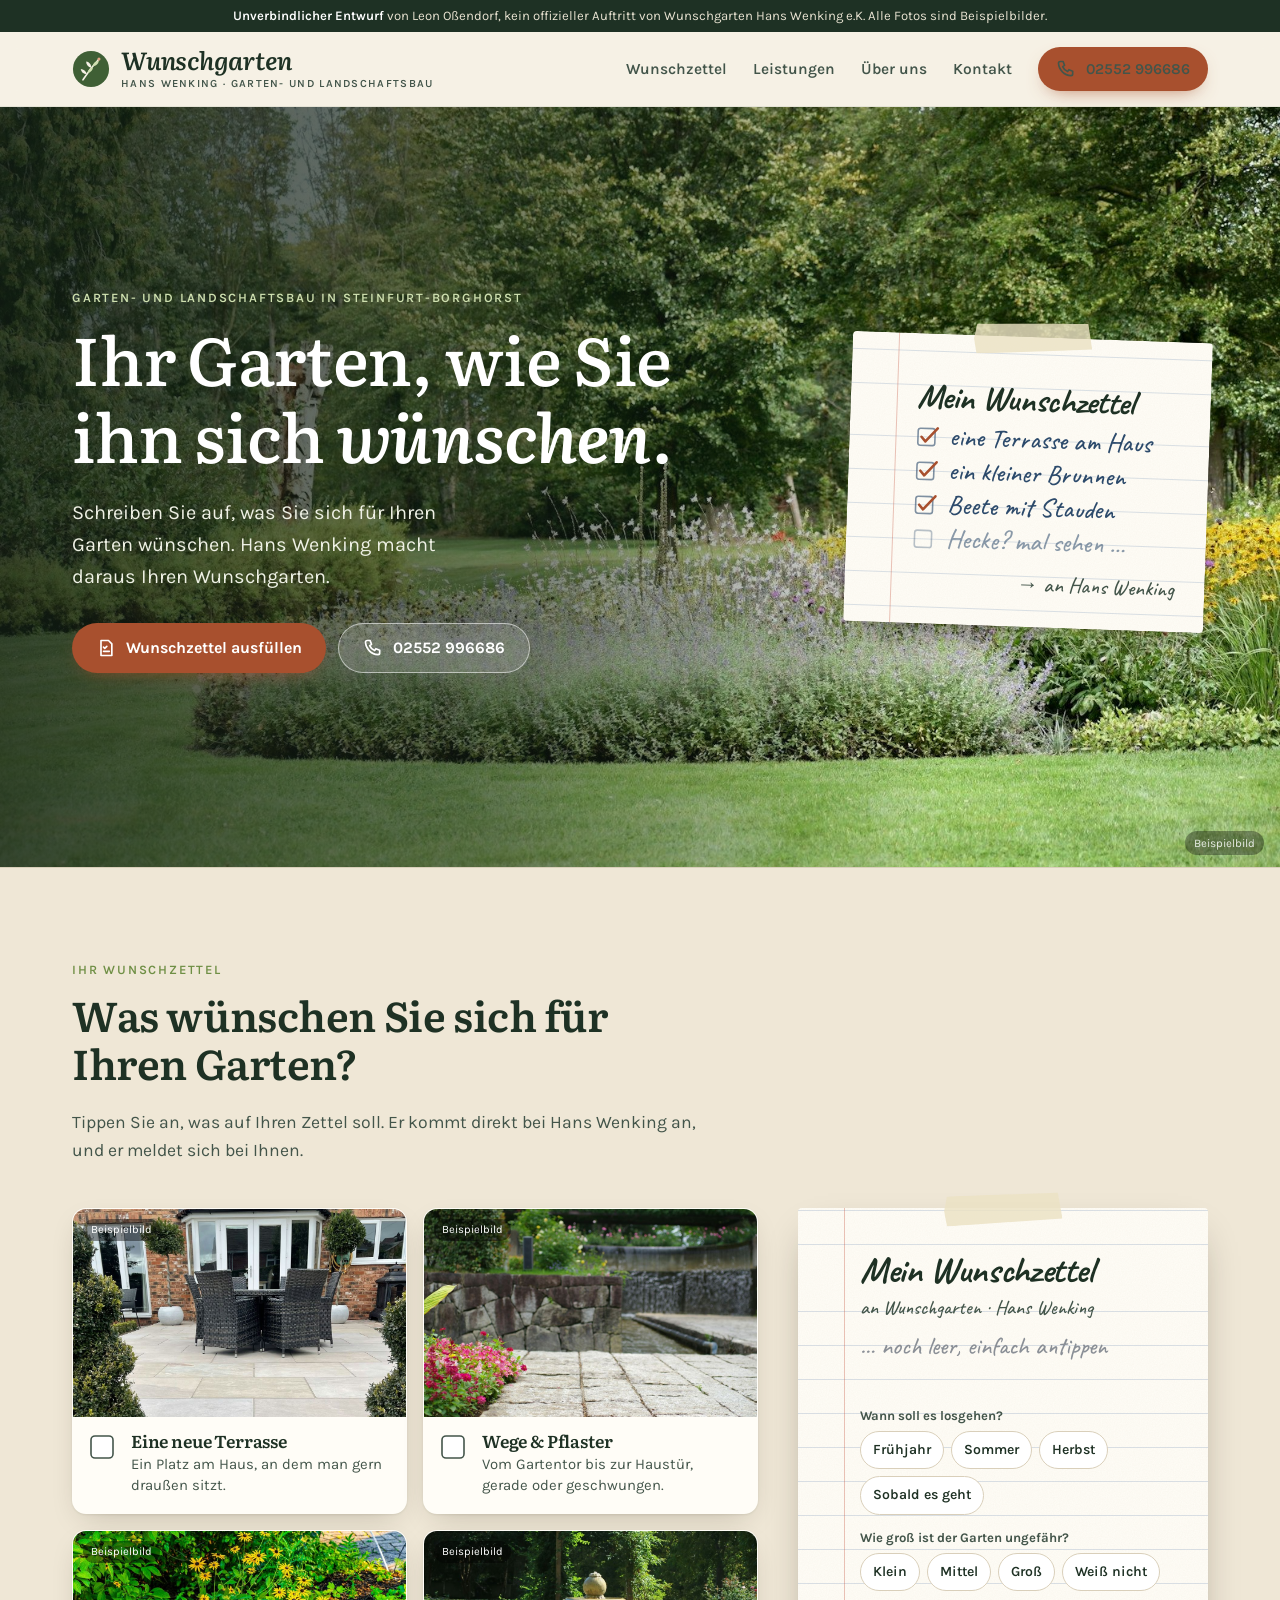
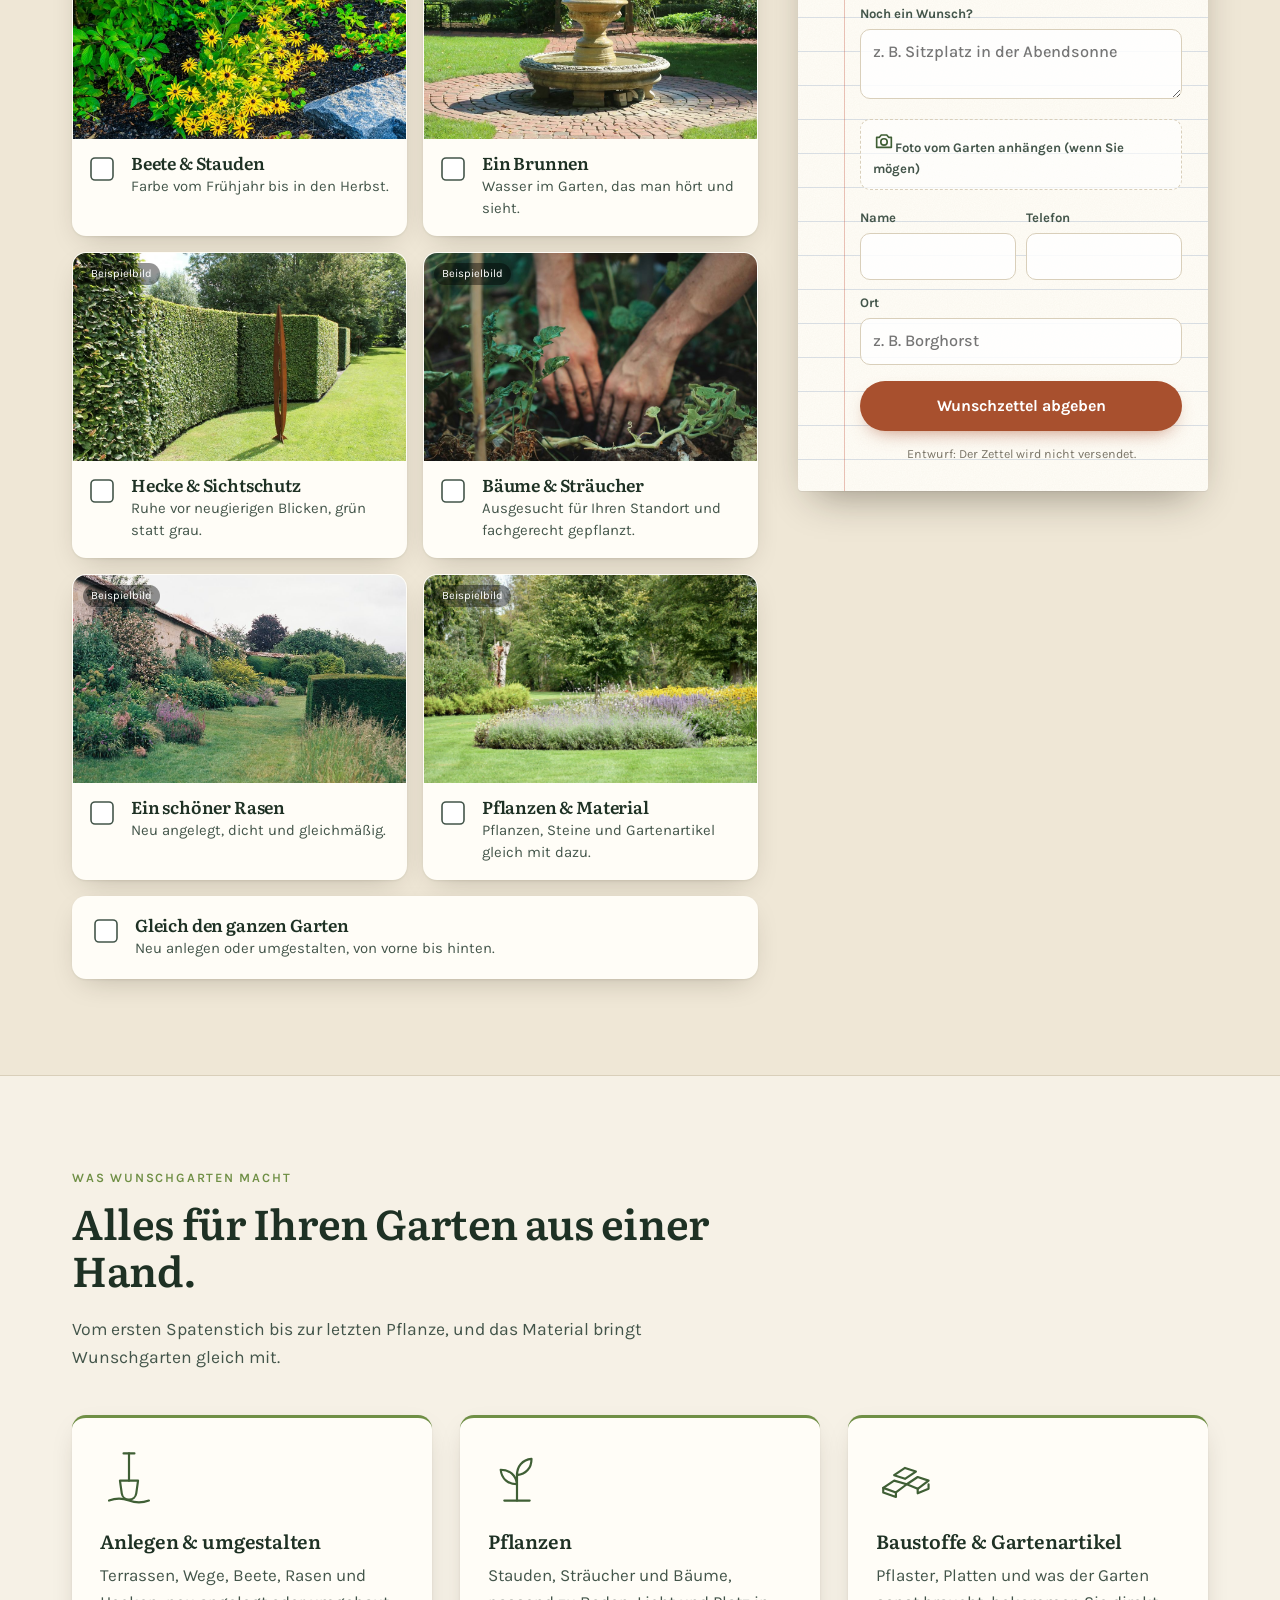
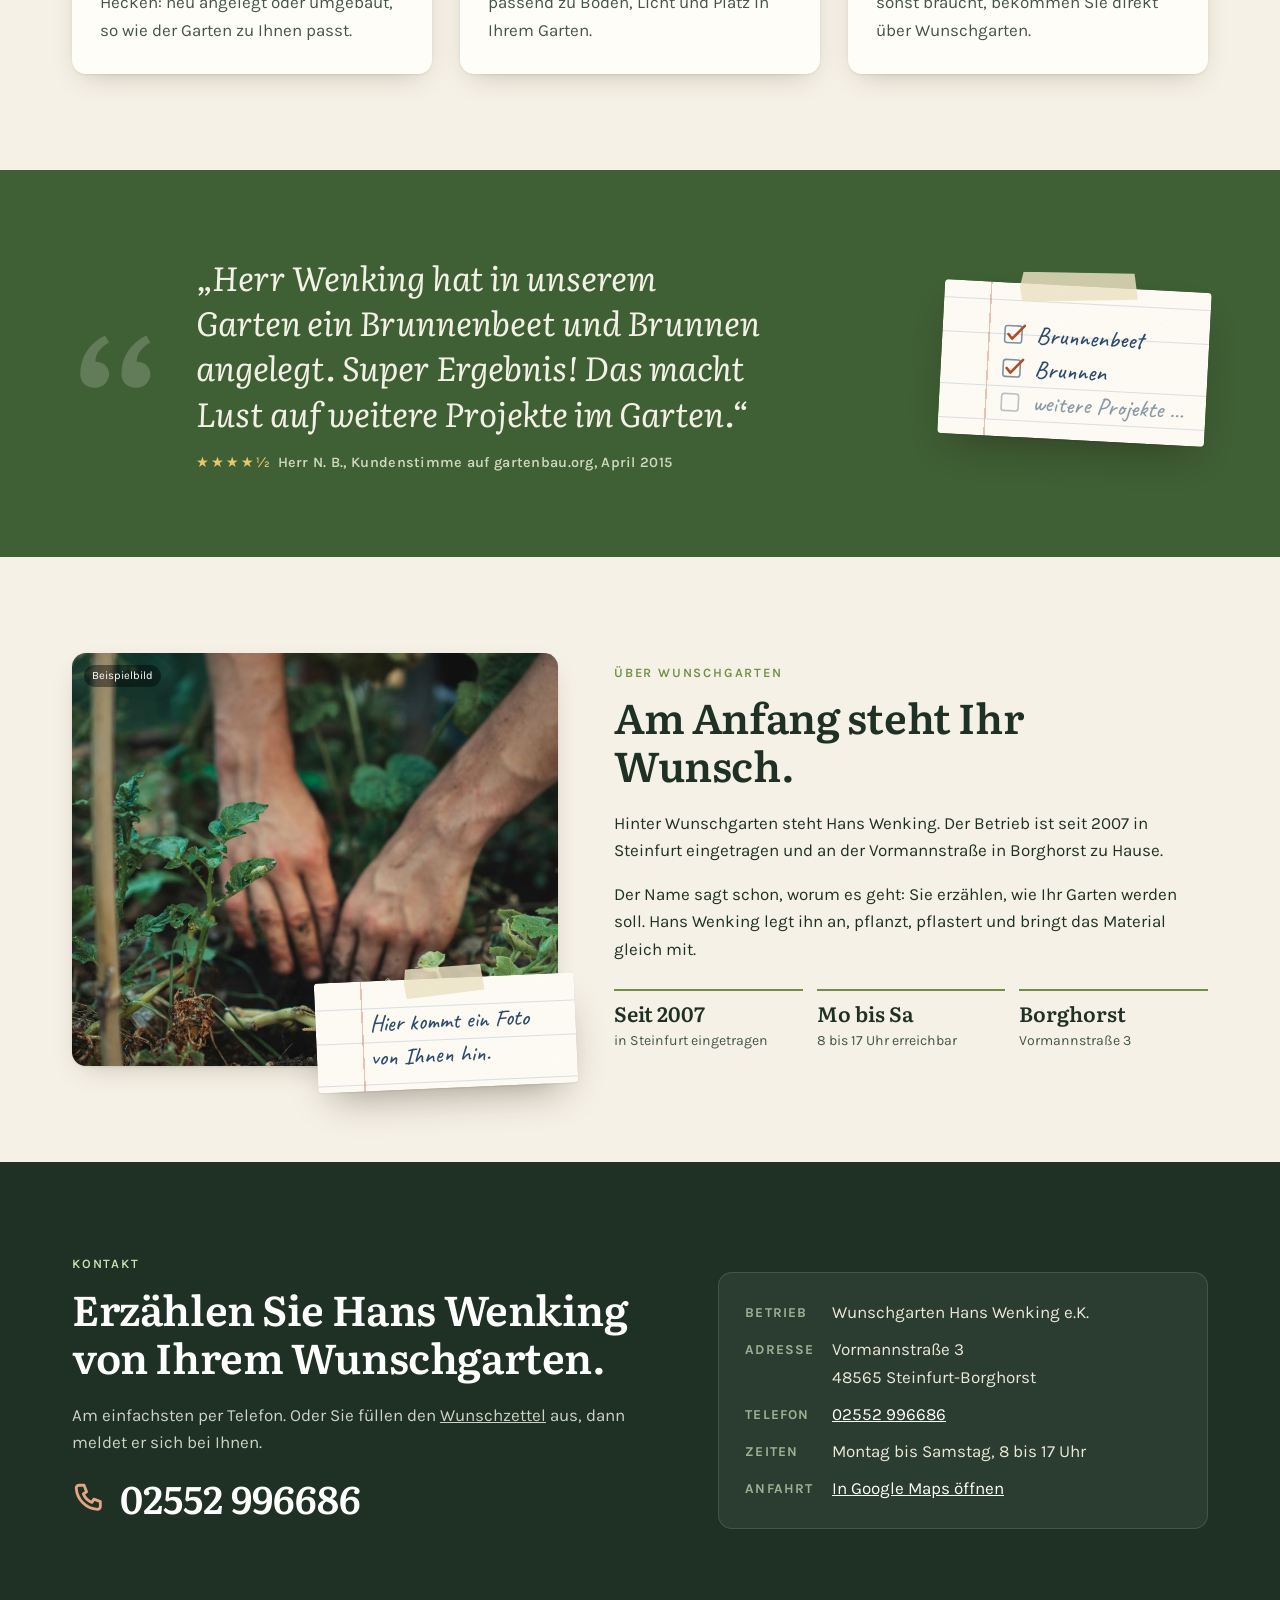
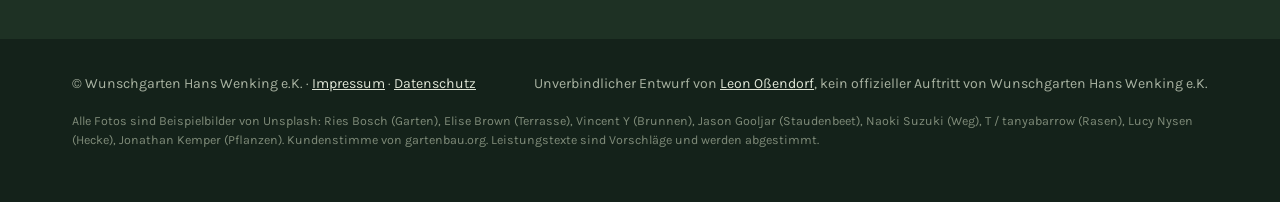
<file: index.html>
<!doctype html>
<html lang="de-DE">
<head>
<meta charset="utf-8">
<meta name="viewport" content="width=device-width,initial-scale=1">
<meta name="robots" content="noindex,nofollow">
<title>Wunschgarten Hans Wenking · Garten- und Landschaftsbau in Steinfurt-Borghorst (Entwurf)</title>
<meta name="description" content="Unverbindlicher Entwurf: Garten- und Landschaftsbau von Wunschgarten Hans Wenking in Steinfurt-Borghorst.">
<link rel="preload" href="fonts/literata-latin-wght-normal.woff2" as="font" type="font/woff2" crossorigin>
<link rel="preload" href="fonts/caveat-var.woff2" as="font" type="font/woff2" crossorigin>
<link rel="stylesheet" href="css/style.css">
<link rel="icon" href="data:image/svg+xml,%3Csvg xmlns='http://www.w3.org/2000/svg' viewBox='0 0 40 40'%3E%3Ccircle cx='20' cy='20' r='19' fill='%233f5f35'/%3E%3Cpath d='M12 31c4-6 8-12 15-19' stroke='%23f6f1e6' stroke-width='2' fill='none' stroke-linecap='round'/%3E%3C/svg%3E">
</head>
<body>

<svg width="0" height="0" style="position:absolute" aria-hidden="true">
  <symbol id="i-phone" viewBox="0 0 24 24"><path fill="none" stroke="currentColor" stroke-width="2" stroke-linecap="round" stroke-linejoin="round" d="M5 3h3.5l1.8 4.6-2.3 1.5a11 11 0 0 0 6 6l1.5-2.3L20 14.6V18a2 2 0 0 1-2 2A16 16 0 0 1 3 5a2 2 0 0 1 2-2z"/></symbol>
  <symbol id="i-list" viewBox="0 0 24 24"><g fill="none" stroke="currentColor" stroke-width="2" stroke-linecap="round" stroke-linejoin="round"><path d="M6 3h9l4 4v14H6z"/><path d="M9 11l1.5 1.5L13 10M9 16h7"/></g></symbol>
  <symbol id="i-cam" viewBox="0 0 24 24"><g fill="none" stroke="currentColor" stroke-width="1.8" stroke-linejoin="round"><path d="M4 8h3l2-2.5h6L17 8h3v11H4z"/><circle cx="12" cy="13" r="3.5"/></g></symbol>
</svg>

<div class="demo"><b>Unverbindlicher Entwurf</b> von Leon Oßendorf, kein offizieller Auftritt von Wunschgarten Hans Wenking e.K. Alle Fotos sind Beispielbilder.</div>

<header class="top">
  <div class="wrap">
    <a class="logo" href="#top" aria-label="Wunschgarten, zum Seitenanfang">
      <svg viewBox="0 0 40 40" aria-hidden="true">
        <circle cx="20" cy="20" r="19" fill="#3f5f35"/>
        <path d="M11.5 31.5C15 26 19 19.5 28 10" stroke="#f6f1e6" stroke-width="1.7" fill="none" stroke-linecap="round"/>
        <path d="M15.6 25.6c-3.6-.2-6-2.4-6.4-5.6 3 .1 5.6 2 6.4 5.6z" fill="#f6f1e6"/>
        <path d="M16.4 24.4c.4-3.6 2.6-6 5.8-6.4-.1 3-2.1 5.6-5.8 6.4z" fill="#cfe0b0"/>
        <path d="M20.3 18.6c-3.4-.8-5.4-3.4-5.4-6.6 3 .4 5.3 2.7 5.4 6.6z" fill="#f6f1e6"/>
        <path d="M21.6 17c.8-3.4 3.4-5.4 6.6-5.4-.4 3-2.7 5.3-6.6 5.4z" fill="#cfe0b0"/>
        <circle cx="28.4" cy="9.6" r="1.6" fill="#e2a585"/>
      </svg>
      <span><b>Wunschgarten</b><small>Hans Wenking · Garten- und Landschaftsbau</small></span>
    </a>
    <nav class="nav" aria-label="Hauptnavigation">
      <a href="#wunschzettel">Wunschzettel</a>
      <a href="#leistungen">Leistungen</a>
      <a href="#ueber">Über uns</a>
      <a href="#kontakt">Kontakt</a>
      <a class="btn btn-primary" href="tel:+492552996686"><svg><use href="#i-phone"/></svg><span>02552 996686</span></a>
    </nav>
  </div>
</header>

<main id="top">

<section class="hero" aria-labelledby="h-hero">
  <img src="img/hero.jpg" alt="Gepflegter Garten mit Rasen, Lavendel und blühendem Staudenbeet vor hohen Bäumen" fetchpriority="high">
  <div class="wrap">
    <div>
      <span class="eyebrow" style="color:#cfe0b0">Garten- und Landschaftsbau in Steinfurt-Borghorst</span>
      <h1 id="h-hero">Ihr Garten, wie Sie ihn sich <em>wünschen</em>.</h1>
      <p class="lead">Schreiben Sie auf, was Sie sich für Ihren Garten wünschen. Hans Wenking macht daraus Ihren Wunschgarten.</p>
      <div class="actions">
        <a class="btn btn-primary" href="#wunschzettel"><svg><use href="#i-list"/></svg>Wunschzettel ausfüllen</a>
        <a class="btn btn-ghost" href="tel:+492552996686"><svg><use href="#i-phone"/></svg>02552 996686</a>
      </div>
    </div>
    <div class="paper note" aria-hidden="true">
      <span class="tape"></span>
      <h3>Mein Wunschzettel</h3>
      <ul>
        <li><svg class="tick" viewBox="0 0 24 24"><rect x="2.5" y="4" width="17" height="17" rx="2.5"/><path d="M6 12.5l4 4.5L22 3.5"/></svg>eine Terrasse am Haus</li>
        <li><svg class="tick" viewBox="0 0 24 24"><rect x="2.5" y="4" width="17" height="17" rx="2.5"/><path d="M6 12.5l4 4.5L22 3.5"/></svg>ein kleiner Brunnen</li>
        <li><svg class="tick" viewBox="0 0 24 24"><rect x="2.5" y="4" width="17" height="17" rx="2.5"/><path d="M6 12.5l4 4.5L22 3.5"/></svg>Beete mit Stauden</li>
        <li class="off"><svg class="tick" viewBox="0 0 24 24"><rect x="2.5" y="4" width="17" height="17" rx="2.5"/></svg>Hecke? mal sehen …</li>
      </ul>
      <div class="sig">→ an Hans Wenking</div>
    </div>
  </div>
  <span class="badge">Beispielbild</span>
</section>

<section class="sec wz" id="wunschzettel" aria-labelledby="h-wz">
  <div class="wrap">
    <div class="sec-head">
      <span class="eyebrow">Ihr Wunschzettel</span>
      <h2 id="h-wz">Was wünschen Sie sich für Ihren Garten?</h2>
      <p>Tippen Sie an, was auf Ihren Zettel soll. Er kommt direkt bei Hans Wenking an, und er meldet sich bei Ihnen.</p>
    </div>

    <div class="wz-grid">
      <div class="wishes" role="group" aria-label="Wünsche auswählen">
        <button class="wish" type="button" aria-pressed="false" data-wish="eine neue Terrasse">
          <span class="ph"><img src="img/terrasse.jpg" alt="Helle Terrasse aus Natursteinplatten vor einem Backsteinhaus" loading="lazy"><span class="lbl">Beispielbild</span></span>
          <span class="tx"><svg class="box" viewBox="0 0 30 30" aria-hidden="true"><rect x="2" y="4" width="22" height="22" rx="4"/><path d="M7 15l5 6L28 3"/></svg><div><h3>Eine neue Terrasse</h3><p>Ein Platz am Haus, an dem man gern draußen sitzt.</p></div></span>
        </button>
        <button class="wish" type="button" aria-pressed="false" data-wish="Wege und Pflaster">
          <span class="ph"><img src="img/wege.jpg" alt="Gepflasterter Weg mit Natursteinmauer und Blumen am Rand" loading="lazy"><span class="lbl">Beispielbild</span></span>
          <span class="tx"><svg class="box" viewBox="0 0 30 30" aria-hidden="true"><rect x="2" y="4" width="22" height="22" rx="4"/><path d="M7 15l5 6L28 3"/></svg><div><h3>Wege &amp; Pflaster</h3><p>Vom Gartentor bis zur Haustür, gerade oder geschwungen.</p></div></span>
        </button>
        <button class="wish" type="button" aria-pressed="false" data-wish="Beete mit Stauden">
          <span class="ph"><img src="img/beet.jpg" alt="Staudenbeet mit gelb blühendem Sonnenhut und Rindenmulch" loading="lazy"><span class="lbl">Beispielbild</span></span>
          <span class="tx"><svg class="box" viewBox="0 0 30 30" aria-hidden="true"><rect x="2" y="4" width="22" height="22" rx="4"/><path d="M7 15l5 6L28 3"/></svg><div><h3>Beete &amp; Stauden</h3><p>Farbe vom Frühjahr bis in den Herbst.</p></div></span>
        </button>
        <button class="wish" type="button" aria-pressed="false" data-wish="ein Brunnen">
          <span class="ph"><img src="img/brunnen.jpg" alt="Steinbrunnen auf rundem Klinkerpflaster, umgeben von Rasen" loading="lazy"><span class="lbl">Beispielbild</span></span>
          <span class="tx"><svg class="box" viewBox="0 0 30 30" aria-hidden="true"><rect x="2" y="4" width="22" height="22" rx="4"/><path d="M7 15l5 6L28 3"/></svg><div><h3>Ein Brunnen</h3><p>Wasser im Garten, das man hört und sieht.</p></div></span>
        </button>
        <button class="wish" type="button" aria-pressed="false" data-wish="Hecke und Sichtschutz">
          <span class="ph"><img src="img/hecke.jpg" alt="Hohe, sauber geschnittene Hecke neben einer Rasenfläche" loading="lazy"><span class="lbl">Beispielbild</span></span>
          <span class="tx"><svg class="box" viewBox="0 0 30 30" aria-hidden="true"><rect x="2" y="4" width="22" height="22" rx="4"/><path d="M7 15l5 6L28 3"/></svg><div><h3>Hecke &amp; Sichtschutz</h3><p>Ruhe vor neugierigen Blicken, grün statt grau.</p></div></span>
        </button>
        <button class="wish" type="button" aria-pressed="false" data-wish="Bäume und Sträucher">
          <span class="ph"><img src="img/pflanzen.jpg" alt="Hände setzen eine junge Pflanze in frische Gartenerde" loading="lazy"><span class="lbl">Beispielbild</span></span>
          <span class="tx"><svg class="box" viewBox="0 0 30 30" aria-hidden="true"><rect x="2" y="4" width="22" height="22" rx="4"/><path d="M7 15l5 6L28 3"/></svg><div><h3>Bäume &amp; Sträucher</h3><p>Ausgesucht für Ihren Standort und fachgerecht gepflanzt.</p></div></span>
        </button>
        <button class="wish" type="button" aria-pressed="false" data-wish="ein schöner Rasen">
          <span class="ph"><img src="img/rasen.jpg" alt="Breiter Rasenweg zwischen Staudenbeeten und Hecke" loading="lazy"><span class="lbl">Beispielbild</span></span>
          <span class="tx"><svg class="box" viewBox="0 0 30 30" aria-hidden="true"><rect x="2" y="4" width="22" height="22" rx="4"/><path d="M7 15l5 6L28 3"/></svg><div><h3>Ein schöner Rasen</h3><p>Neu angelegt, dicht und gleichmäßig.</p></div></span>
        </button>
        <button class="wish" type="button" aria-pressed="false" data-wish="Pflanzen und Material">
          <span class="ph"><img src="img/hero.jpg" alt="Lavendel und Stauden in einem großen Beet" loading="lazy" style="object-position:30% 75%"><span class="lbl">Beispielbild</span></span>
          <span class="tx"><svg class="box" viewBox="0 0 30 30" aria-hidden="true"><rect x="2" y="4" width="22" height="22" rx="4"/><path d="M7 15l5 6L28 3"/></svg><div><h3>Pflanzen &amp; Material</h3><p>Pflanzen, Steine und Gartenartikel gleich mit dazu.</p></div></span>
        </button>
        <button class="wish whole" type="button" aria-pressed="false" data-wish="gleich den ganzen Garten">
          <span class="tx"><svg class="box" viewBox="0 0 30 30" aria-hidden="true"><rect x="2" y="4" width="22" height="22" rx="4"/><path d="M7 15l5 6L28 3"/></svg><div><h3>Gleich den ganzen Garten</h3><p>Neu anlegen oder umgestalten, von vorne bis hinten.</p></div></span>
        </button>
      </div>

      <div class="paper zettel" id="zettel" aria-live="polite">
        <span class="tape"></span>
        <h3>Mein Wunschzettel</h3>
        <p class="for">an Wunschgarten · Hans Wenking</p>
        <ul id="zl"><li class="empty">… noch leer, einfach antippen</li></ul>
        <form id="zf" novalidate>
          <div>
            <label>Wann soll es losgehen?</label>
            <div class="chips">
              <label><input type="radio" name="wann" value="Frühjahr"><span>Frühjahr</span></label>
              <label><input type="radio" name="wann" value="Sommer"><span>Sommer</span></label>
              <label><input type="radio" name="wann" value="Herbst"><span>Herbst</span></label>
              <label><input type="radio" name="wann" value="sobald es geht"><span>Sobald es geht</span></label>
            </div>
          </div>
          <div>
            <label>Wie groß ist der Garten ungefähr?</label>
            <div class="chips">
              <label><input type="radio" name="groesse" value="klein"><span>Klein</span></label>
              <label><input type="radio" name="groesse" value="mittel"><span>Mittel</span></label>
              <label><input type="radio" name="groesse" value="groß"><span>Groß</span></label>
              <label><input type="radio" name="groesse" value="weiß nicht"><span>Weiß nicht</span></label>
            </div>
          </div>
          <div><label for="f-noch">Noch ein Wunsch?</label><textarea id="f-noch" placeholder="z. B. Sitzplatz in der Abendsonne"></textarea></div>
          <label class="file"><input type="file" accept="image/*"><svg><use href="#i-cam"/></svg><span>Foto vom Garten anhängen (wenn Sie mögen)</span></label>
          <div class="two">
            <div><label for="f-name">Name</label><input id="f-name" type="text" autocomplete="name"></div>
            <div><label for="f-tel">Telefon</label><input id="f-tel" type="tel" autocomplete="tel"></div>
          </div>
          <div><label for="f-ort">Ort</label><input id="f-ort" type="text" placeholder="z. B. Borghorst"></div>
          <button class="btn btn-primary" type="submit">Wunschzettel abgeben</button>
          <p class="hint">Entwurf: Der Zettel wird nicht versendet.</p>
        </form>
        <div class="done">Danke! Ihr Wunschzettel ist angekommen.<br>Hans Wenking meldet sich bei Ihnen.<br><small style="font:500 .8rem var(--sans);color:#7a7568">(Im Entwurf wird nichts versendet.)</small></div>
      </div>
    </div>
  </div>
</section>

<section class="sec" id="leistungen" aria-labelledby="h-l">
  <div class="wrap">
    <div class="sec-head">
      <span class="eyebrow">Was Wunschgarten macht</span>
      <h2 id="h-l">Alles für Ihren Garten aus einer Hand.</h2>
      <p>Vom ersten Spatenstich bis zur letzten Pflanze, und das Material bringt Wunschgarten gleich mit.</p>
    </div>
    <div class="trio">
      <article>
        <svg class="ico" viewBox="0 0 64 64" aria-hidden="true"><path d="M32 6v30"/><path d="M26 6h12"/><path d="M22 36h20l-2 14c-.6 4-4 7-8 7s-7.4-3-8-7z"/><path d="M10 58c8-3 14-3 22 0s14 3 22 0"/></svg>
        <h3>Anlegen &amp; umgestalten</h3><p>Terrassen, Wege, Beete, Rasen und Hecken: neu angelegt oder umgebaut, so wie der Garten zu Ihnen passt.</p>
      </article>
      <article>
        <svg class="ico" viewBox="0 0 64 64" aria-hidden="true"><path d="M32 58V28"/><path d="M32 40c-10 0-17-6-18-16 10 0 17 6 18 16z"/><path d="M32 30c0-10 6-17 16-18 0 10-6 17-16 18z"/><path d="M18 58h28"/></svg>
        <h3>Pflanzen</h3><p>Stauden, Sträucher und Bäume, passend zu Boden, Licht und Platz in Ihrem Garten.</p>
      </article>
      <article>
        <svg class="ico" viewBox="0 0 64 64" aria-hidden="true"><path d="M8 44l12-8 14 4-12 9z"/><path d="M34 40l12-8 12 4-12 9z"/><path d="M20 30l12-8 12 4-12 8z"/><path d="M8 44v5l14 5v-5M46 45v5l12-5v-5"/></svg>
        <h3>Baustoffe &amp; Gartenartikel</h3><p>Pflaster, Platten und was der Garten sonst braucht, bekommen Sie direkt über Wunschgarten.</p>
      </article>
    </div>
  </div>
</section>

<section class="voice" aria-label="Kundenstimme">
  <div class="wrap">
    <svg class="q" viewBox="0 0 64 64" aria-hidden="true"><path fill="currentColor" d="M6 40c0-12 6-22 18-28l3 5c-7 4-10 9-10 14 6 0 10 4 10 9s-4 10-10 10C10 50 6 46 6 40zm30 0c0-12 6-22 18-28l3 5c-7 4-10 9-10 14 6 0 10 4 10 9s-4 10-10 10c-7 0-11-4-11-10z"/></svg>
    <div>
      <blockquote>„Herr Wenking hat in unserem Garten ein Brunnenbeet und Brunnen angelegt. Super Ergebnis! Das macht Lust auf weitere Projekte im Garten.“</blockquote>
      <cite><span class="stars" aria-label="4,5 von 5 Sternen">★★★★½</span>Herr N. B., Kundenstimme auf gartenbau.org, April 2015</cite>
    </div>
    <div class="paper note vnote" aria-hidden="true">
      <span class="tape"></span>
      <ul>
        <li><svg class="tick" viewBox="0 0 24 24"><rect x="2.5" y="4" width="17" height="17" rx="2.5"/><path d="M6 12.5l4 4.5L22 3.5"/></svg>Brunnenbeet</li>
        <li><svg class="tick" viewBox="0 0 24 24"><rect x="2.5" y="4" width="17" height="17" rx="2.5"/><path d="M6 12.5l4 4.5L22 3.5"/></svg>Brunnen</li>
        <li class="off"><svg class="tick" viewBox="0 0 24 24"><rect x="2.5" y="4" width="17" height="17" rx="2.5"/></svg>weitere Projekte …</li>
      </ul>
    </div>
  </div>
</section>

<section class="sec" id="ueber" aria-labelledby="h-u">
  <div class="wrap about">
    <div class="pic">
      <img src="img/pflanzen.jpg" alt="Hände setzen eine junge Pflanze in Gartenerde" loading="lazy">
      <span class="lbl">Beispielbild</span>
      <div class="paper card" aria-hidden="true"><span class="tape" style="width:80px;top:-12px"></span>Hier kommt ein Foto von Ihnen hin.</div>
    </div>
    <div>
      <span class="eyebrow">Über Wunschgarten</span>
      <h2 id="h-u">Am Anfang steht Ihr Wunsch.</h2>
      <p>Hinter Wunschgarten steht Hans Wenking. Der Betrieb ist seit 2007 in Steinfurt eingetragen und an der Vormannstraße in Borghorst zu Hause.</p>
      <p>Der Name sagt schon, worum es geht: Sie erzählen, wie Ihr Garten werden soll. Hans Wenking legt ihn an, pflanzt, pflastert und bringt das Material gleich mit.</p>
      <div class="facts">
        <div><b>Seit 2007</b><span>in Steinfurt eingetragen</span></div>
        <div><b>Mo bis Sa</b><span>8 bis 17 Uhr erreichbar</span></div>
        <div><b>Borghorst</b><span>Vormannstraße 3</span></div>
      </div>
    </div>
  </div>
</section>

<section class="sec contact" id="kontakt" aria-labelledby="h-k">
  <div class="wrap">
    <div>
      <span class="eyebrow" style="color:#cfe0b0">Kontakt</span>
      <h2 id="h-k">Erzählen Sie Hans Wenking von Ihrem Wunschgarten.</h2>
      <p>Am einfachsten per Telefon. Oder Sie füllen den <a href="#wunschzettel">Wunschzettel</a> aus, dann meldet er sich bei Ihnen.</p>
      <a class="big" href="tel:+492552996686"><svg><use href="#i-phone"/></svg>02552 996686</a>
    </div>
    <div class="cbox">
      <dl>
        <dt>Betrieb</dt><dd>Wunschgarten Hans Wenking e.K.</dd>
        <dt>Adresse</dt><dd>Vormannstraße 3<br>48565 Steinfurt-Borghorst</dd>
        <dt>Telefon</dt><dd><a href="tel:+492552996686">02552 996686</a></dd>
        <dt>Zeiten</dt><dd>Montag bis Samstag, 8 bis 17 Uhr</dd>
        <dt>Anfahrt</dt><dd><a href="https://www.google.com/maps/search/?api=1&amp;query=Vormannstra%C3%9Fe+3%2C+48565+Steinfurt" target="_blank" rel="noopener">In Google Maps öffnen</a></dd>
      </dl>
    </div>
  </div>
</section>

</main>

<footer>
  <div class="wrap">
    <span>© Wunschgarten Hans Wenking e.K. · <a href="impressum.html">Impressum</a> · <a href="datenschutz.html">Datenschutz</a></span>
    <span>Unverbindlicher Entwurf von <a href="https://leonossendorf.de" target="_blank" rel="noopener">Leon Oßendorf</a>, kein offizieller Auftritt von Wunschgarten Hans Wenking e.K.</span>
    <p class="credits">Alle Fotos sind Beispielbilder von Unsplash: Ries Bosch (Garten), Elise Brown (Terrasse), Vincent Y (Brunnen), Jason Gooljar (Staudenbeet), Naoki Suzuki (Weg), T / tanyabarrow (Rasen), Lucy Nysen (Hecke), Jonathan Kemper (Pflanzen). Kundenstimme von gartenbau.org. Leistungstexte sind Vorschläge und werden abgestimmt.</p>
  </div>
</footer>

<nav class="mbar" aria-label="Schnellzugriff">
  <a class="c" href="tel:+492552996686"><svg><use href="#i-phone"/></svg>Anrufen</a>
  <a class="w" href="#zettel"><svg><use href="#i-list"/></svg>Wunschzettel <span class="n" id="mn">0</span></a>
</nav>

<script src="js/main.js"></script>
</body>
</html>
</file>
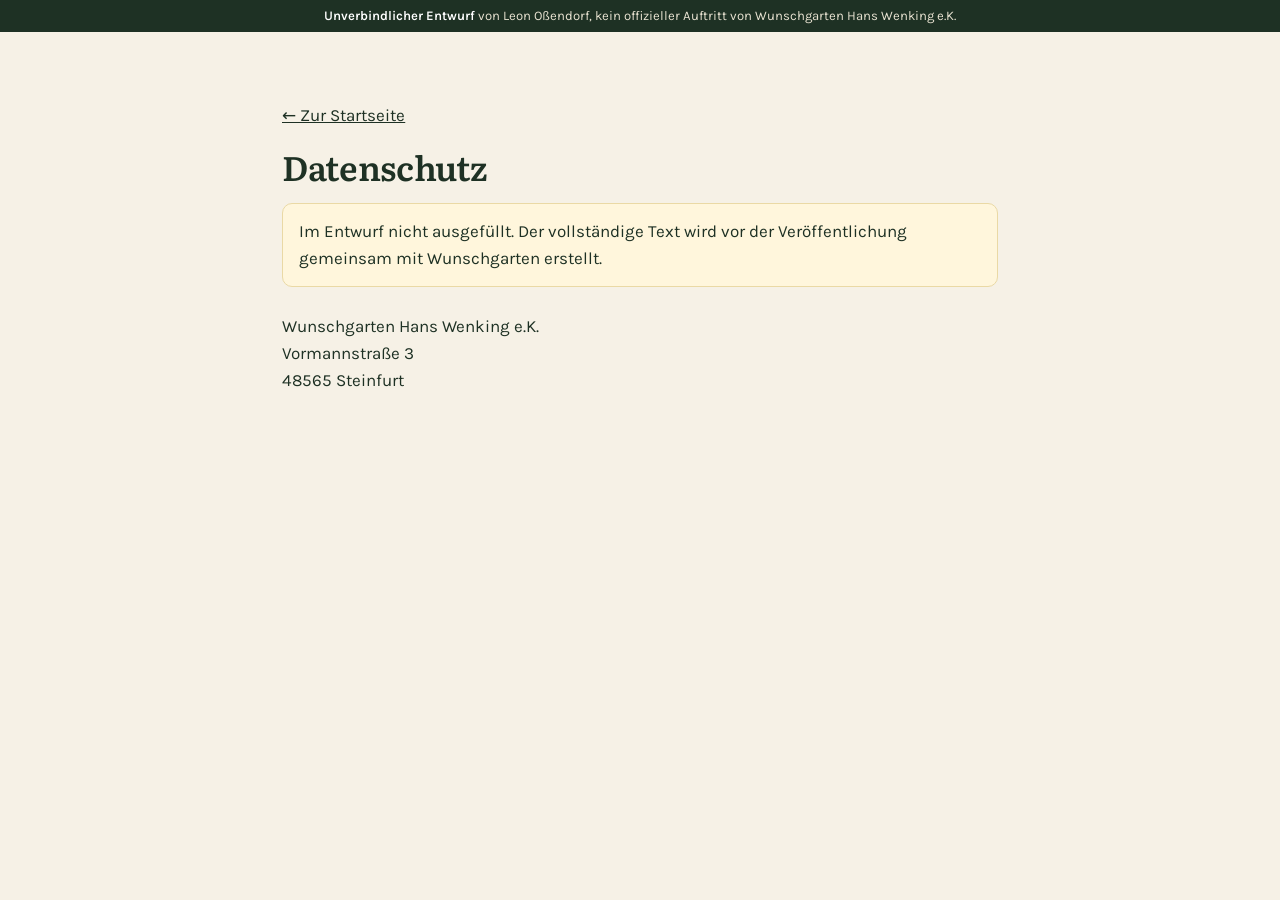
<file: datenschutz.html>
<!doctype html>
<html lang="de-DE">
<head>
<meta charset="utf-8">
<meta name="viewport" content="width=device-width,initial-scale=1">
<meta name="robots" content="noindex,nofollow">
<title>Datenschutz · Wunschgarten Hans Wenking (Entwurf)</title>
<link rel="stylesheet" href="css/style.css">
</head>
<body>
<div class="demo"><b>Unverbindlicher Entwurf</b> von Leon Oßendorf, kein offizieller Auftritt von Wunschgarten Hans Wenking e.K.</div>
<main class="legal">
  <p><a href="index.html">← Zur Startseite</a></p>
  <h1>Datenschutz</h1>
  <p class="warn">Im Entwurf nicht ausgefüllt. Der vollständige Text wird vor der Veröffentlichung gemeinsam mit Wunschgarten erstellt.</p>
  <p>Wunschgarten Hans Wenking e.K.<br>Vormannstraße 3<br>48565 Steinfurt</p>
</main>
</body>
</html>
</file>
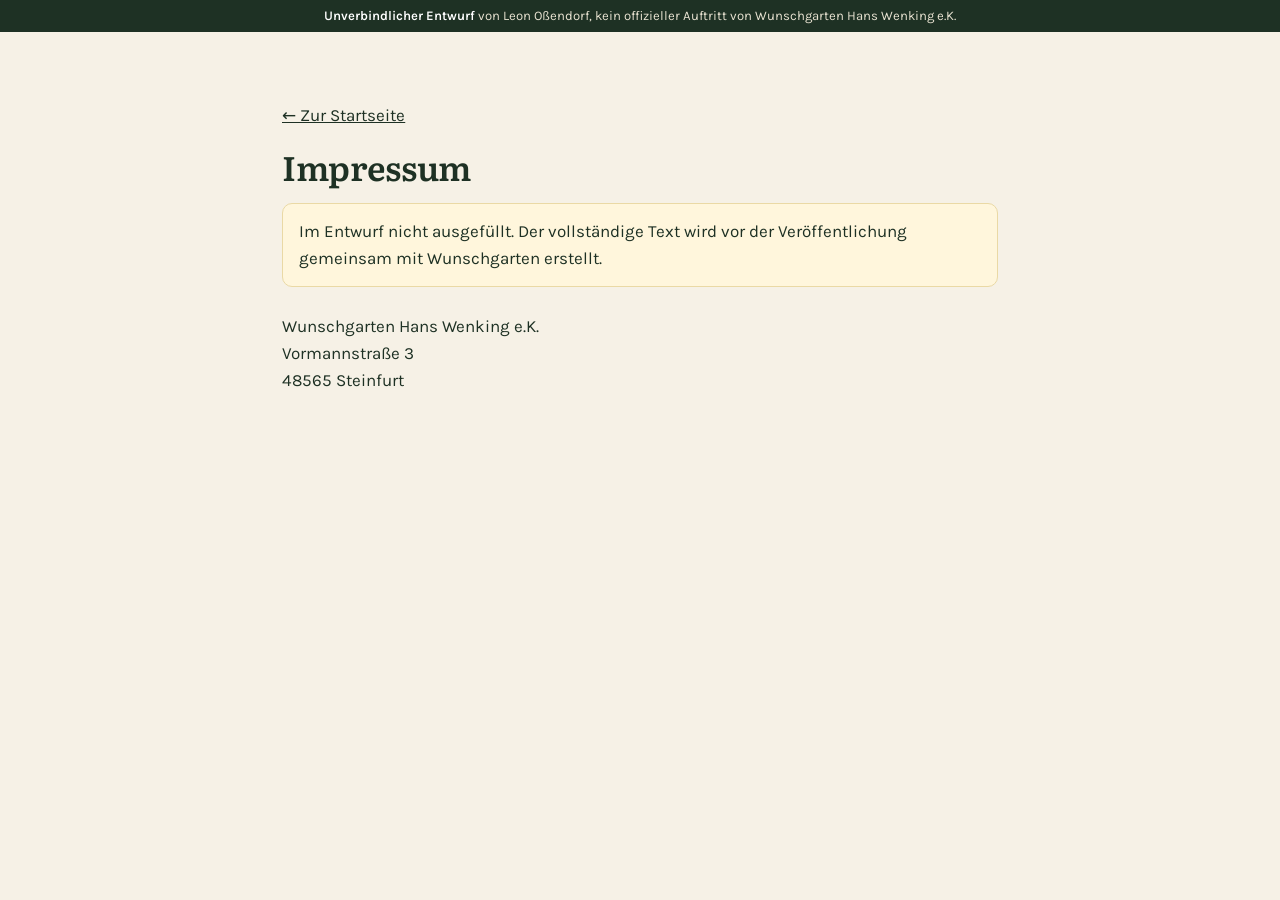
<file: impressum.html>
<!doctype html>
<html lang="de-DE">
<head>
<meta charset="utf-8">
<meta name="viewport" content="width=device-width,initial-scale=1">
<meta name="robots" content="noindex,nofollow">
<title>Impressum · Wunschgarten Hans Wenking (Entwurf)</title>
<link rel="stylesheet" href="css/style.css">
</head>
<body>
<div class="demo"><b>Unverbindlicher Entwurf</b> von Leon Oßendorf, kein offizieller Auftritt von Wunschgarten Hans Wenking e.K.</div>
<main class="legal">
  <p><a href="index.html">← Zur Startseite</a></p>
  <h1>Impressum</h1>
  <p class="warn">Im Entwurf nicht ausgefüllt. Der vollständige Text wird vor der Veröffentlichung gemeinsam mit Wunschgarten erstellt.</p>
  <p>Wunschgarten Hans Wenking e.K.<br>Vormannstraße 3<br>48565 Steinfurt</p>
</main>
</body>
</html>
</file>
<file: css/style.css>
@font-face{font-family:"Literata";src:url(../fonts/literata-latin-wght-normal.woff2) format("woff2");font-weight:300 800;font-display:swap}
@font-face{font-family:"Literata";src:url(../fonts/literata-latin-wght-italic.woff2) format("woff2");font-weight:300 800;font-style:italic;font-display:swap}
@font-face{font-family:"Karla";src:url(../fonts/karla-latin-wght-normal.woff2) format("woff2");font-weight:300 800;font-display:swap}
@font-face{font-family:"Caveat";src:url(../fonts/caveat-var.woff2) format("woff2");font-weight:400 700;font-display:swap}

:root{
  --paper:#f6f1e6;
  --paper-2:#efe7d6;
  --card:#fffdf7;
  --ink:#1e3124;
  --ink-soft:#43554a;
  --moss:#3f5f35;
  --leaf:#6f8f45;
  --brick:#a8502e;
  --pencil:#2c4a6b;
  --line:#d9cfba;
  --serif:"Literata",Georgia,serif;
  --sans:"Karla",system-ui,sans-serif;
  --hand:"Caveat","Segoe Print",cursive;
  --r:14px;
  --shadow:0 1px 2px rgba(40,32,15,.08),0 10px 30px -12px rgba(40,32,15,.28);
}
*{box-sizing:border-box}
html{scroll-behavior:smooth}
body{margin:0;background:var(--paper);color:var(--ink);font:400 1.0625rem/1.6 var(--sans);-webkit-font-smoothing:antialiased}
img{max-width:100%;display:block}
a{color:inherit}
h1,h2,h3{font-family:var(--serif);font-weight:600;line-height:1.15;letter-spacing:-.01em;margin:0 0 .5em}
h2{font-size:clamp(1.8rem,3.6vw,2.6rem)}
h3{font-size:1.2rem}
p{margin:0 0 1em}
.wrap{max-width:1180px;margin:0 auto;padding:0 22px}
.eyebrow{font:600 .8rem/1 var(--sans);letter-spacing:.14em;text-transform:uppercase;color:var(--leaf);margin-bottom:14px;display:block}
.hand{font-family:var(--hand)}
.btn{display:inline-flex;align-items:center;gap:10px;min-height:50px;padding:0 24px;border-radius:999px;font:700 1rem/1 var(--sans);text-decoration:none;border:0;cursor:pointer;transition:transform .2s ease,background .2s ease,box-shadow .2s ease}
.btn:active{transform:translateY(1px)}
.btn-primary{background:var(--brick);color:#fff;box-shadow:0 8px 20px -10px rgba(168,80,46,.8)}
.btn-primary:hover{background:#94442a}
.btn-ghost{background:rgba(255,255,255,.14);color:#fff;border:1.5px solid rgba(255,255,255,.55)}
.btn-ghost:hover{background:rgba(255,255,255,.24)}
.btn svg{width:20px;height:20px;flex:none}

/* Entwurf-Hinweis */
.demo{background:var(--ink);color:#e9e3d2;font-size:.82rem;text-align:center;padding:7px 16px;line-height:1.4}
.demo b{color:#fff;font-weight:600}

/* Kopf */
.top{position:sticky;top:0;z-index:30;background:rgba(246,241,230,.93);backdrop-filter:saturate(1.2) blur(8px);border-bottom:1px solid rgba(30,49,36,.08)}
.top .wrap{display:flex;align-items:center;justify-content:space-between;height:74px;gap:18px}
.logo{display:flex;align-items:center;gap:11px;text-decoration:none}
.logo svg{width:38px;height:38px;flex:none}
.logo b{display:block;font:italic 600 1.55rem/1 var(--serif);letter-spacing:-.01em;color:var(--ink)}
.logo small{display:block;font:600 .68rem/1.2 var(--sans);letter-spacing:.12em;text-transform:uppercase;color:var(--ink-soft);margin-top:4px}
.nav{display:flex;align-items:center;gap:26px}
.nav a{text-decoration:none;font-weight:600;font-size:.97rem;color:var(--ink-soft)}
.nav a:hover{color:var(--ink)}
.nav .btn{min-height:44px;padding:0 18px;font-size:.95rem}
@media (max-width:900px){.nav a:not(.btn){display:none}}
@media (max-width:520px){.nav .btn span{display:none}.nav .btn{padding:0 13px}.logo b{font-size:1.35rem}.logo small{font-size:.58rem;letter-spacing:.07em;white-space:nowrap}}

/* Hero */
.hero{position:relative;min-height:min(88vh,760px);display:flex;align-items:center;color:#fff;overflow:hidden}
.hero>img{position:absolute;inset:0;width:100%;height:100%;object-fit:cover;object-position:center 60%}
.hero::after{content:"";position:absolute;inset:0;background:linear-gradient(95deg,rgba(18,30,20,.82) 0%,rgba(18,30,20,.55) 42%,rgba(18,30,20,.05) 75%)}
.hero .wrap{position:relative;z-index:1;display:grid;grid-template-columns:1.15fr .85fr;gap:40px;align-items:center;width:100%;padding-top:60px;padding-bottom:70px}
.hero h1{font-size:clamp(2.4rem,5.4vw,4.2rem);font-weight:500;max-width:15ch;margin-bottom:.35em}
.hero h1 em{font-style:italic;font-weight:600}
.hero p.lead{font-size:clamp(1.05rem,1.6vw,1.25rem);max-width:34ch;color:#eef0e4;margin-bottom:30px}
.hero .actions{display:flex;flex-wrap:wrap;gap:12px}
.badge{position:absolute;right:16px;bottom:12px;z-index:2;font-size:.72rem;color:rgba(255,255,255,.85);background:rgba(0,0,0,.35);padding:3px 9px;border-radius:99px}

/* Papier */
.paper{position:relative;background-color:var(--card);
  background-image:
    url("data:image/svg+xml;utf8,<svg xmlns='http://www.w3.org/2000/svg' width='200' height='200'><filter id='n'><feTurbulence type='fractalNoise' baseFrequency='.85' numOctaves='3' stitchTiles='stitch'/><feColorMatrix values='0 0 0 0 .45  0 0 0 0 .38  0 0 0 0 .25  0 0 0 .07 0'/></filter><rect width='100%' height='100%' filter='url(%23n)'/></svg>"),
    linear-gradient(90deg,transparent 46px,rgba(196,82,60,.35) 46px,rgba(196,82,60,.35) 47.5px,transparent 47.5px),
    repeating-linear-gradient(180deg,transparent 0,transparent 33px,rgba(70,110,160,.20) 33px,rgba(70,110,160,.20) 34px);
  background-position:0 0,0 0,0 70px;
  border-radius:4px;box-shadow:0 1px 1px rgba(0,0,0,.06),0 18px 40px -16px rgba(30,25,10,.45)}
.paper .tape{position:absolute;top:-14px;left:50%;width:118px;height:30px;transform:translateX(-50%) rotate(-2.5deg);background:rgba(236,226,196,.82);box-shadow:0 1px 2px rgba(0,0,0,.12);clip-path:polygon(3% 0,97% 4%,100% 90%,2% 100%,0 50%)}

.note{transform:rotate(2deg);color:var(--pencil);padding:46px 30px 30px 66px;max-width:360px;justify-self:end;width:100%}
.note h3{font:700 2.15rem/1 var(--hand);color:var(--ink);margin:0 0 6px}
.note ul{list-style:none;margin:0;padding:0;font:500 1.65rem/34px var(--hand)}
.note li{display:flex;align-items:center;gap:10px}
.note li.off{opacity:.55}
.tick{width:24px;height:24px;flex:none}
.tick rect{fill:none;stroke:currentColor;stroke-width:1.6;opacity:.6}
.tick path{fill:none;stroke:var(--brick);stroke-width:2.6;stroke-linecap:round;stroke-linejoin:round}
.note .sig{text-align:right;font:500 1.35rem/1.2 var(--hand);color:var(--ink-soft);margin-top:12px}
@media (max-width:860px){
  .hero .wrap{grid-template-columns:1fr;padding-top:44px;padding-bottom:56px}
  .hero::after{background:linear-gradient(180deg,rgba(18,30,20,.55) 0%,rgba(18,30,20,.78) 60%,rgba(18,30,20,.85) 100%)}
  .note{justify-self:start;max-width:320px;transform:rotate(-1.2deg);padding:40px 22px 22px 60px}
  .note ul{font-size:1.45rem}
}

/* Abschnitte */
section{scroll-margin-top:80px}
.sec{padding:96px 0}
.sec-head{max-width:640px;margin-bottom:44px}
.sec-head p{color:var(--ink-soft);font-size:1.1rem}

/* Wunschzettel */
.wz{background:var(--paper-2);border-top:1px solid var(--line);border-bottom:1px solid var(--line)}
.wz-grid{display:grid;grid-template-columns:1fr 410px;gap:40px;align-items:start}
.wishes{display:grid;grid-template-columns:repeat(2,1fr);gap:16px}
.wish{position:relative;display:flex;flex-direction:column;text-align:left;background:var(--card);border:1.5px solid transparent;border-radius:var(--r);overflow:hidden;padding:0;cursor:pointer;font:inherit;color:inherit;box-shadow:var(--shadow);transition:border-color .25s ease,transform .25s ease}
.wish:hover{transform:translateY(-2px)}
.wish:focus-visible{outline:3px solid var(--leaf);outline-offset:3px}
.wish .ph{aspect-ratio:16/10;overflow:hidden;position:relative}
.wish .ph img{width:100%;height:100%;object-fit:cover;transition:transform .6s ease}
.wish:hover .ph img{transform:scale(1.03)}
.wish .tx{padding:14px 16px 16px;display:flex;gap:12px;align-items:flex-start}
.wish .tx div{flex:1}
.wish h3{margin:0 0 3px;font-size:1.08rem}
.wish p{margin:0;font-size:.93rem;color:var(--ink-soft);line-height:1.45}
.wish .box{width:30px;height:30px;flex:none;margin-top:1px;color:var(--ink-soft)}
.wish .box rect{fill:#fff;stroke:currentColor;stroke-width:1.6}
.wish .box path{fill:none;stroke:var(--brick);stroke-width:3;stroke-linecap:round;stroke-linejoin:round;stroke-dasharray:36;stroke-dashoffset:36;transition:stroke-dashoffset .35s ease}
.wish[aria-pressed="true"]{border-color:var(--leaf)}
.wish[aria-pressed="true"] .box path{stroke-dashoffset:0}
.wish .lbl{position:absolute;left:10px;top:10px;font-size:.7rem;background:rgba(0,0,0,.42);color:#fff;padding:2px 8px;border-radius:99px}
.wish.whole{grid-column:1/-1;flex-direction:row;align-items:center;background:var(--card)}
.wish.whole .tx{padding:18px 20px}

.zettel{position:sticky;top:96px;padding:44px 26px 26px 62px;color:var(--pencil)}
.zettel h3{font:700 2.3rem/1 var(--hand);color:var(--ink);margin:0 0 2px}
.zettel .for{font:500 1.25rem/34px var(--hand);color:var(--ink-soft);margin:0 0 4px}
.zettel ul{list-style:none;margin:0 0 6px;padding:0;font:500 1.55rem/34px var(--hand);min-height:68px}
.zettel li{display:flex;align-items:center;gap:9px;animation:write .45s ease both}
.zettel li .tick path{stroke-dasharray:24;stroke-dashoffset:24;animation:draw .4s .1s ease forwards}
.zettel li.empty{color:#8a8f96;animation:none}
@keyframes write{from{opacity:0;transform:translateX(-6px)}to{opacity:1;transform:none}}
@keyframes draw{to{stroke-dashoffset:0}}
.zettel form{display:grid;gap:12px;margin-top:8px;font-family:var(--sans);color:var(--ink)}
.zettel label{font-size:.82rem;font-weight:700;color:var(--ink-soft);display:block;margin-bottom:5px}
.chips{display:flex;flex-wrap:wrap;gap:7px}
.chips label{display:inline-block;margin:0;font:inherit;color:inherit;position:relative}
.chips input{position:absolute;opacity:0;pointer-events:none}
.chips span{display:inline-block;padding:7px 12px;border:1.5px solid var(--line);border-radius:99px;font-size:.88rem;font-weight:600;background:#fff;cursor:pointer;transition:all .2s}
.chips input:checked+span{background:var(--moss);border-color:var(--moss);color:#fff}
.chips input:focus-visible+span{outline:2px solid var(--leaf);outline-offset:2px}
.zettel input[type=text],.zettel input[type=tel],.zettel textarea{width:100%;font:500 1.02rem/1.4 var(--sans);padding:11px 12px;border:1.5px solid var(--line);border-radius:10px;background:rgba(255,255,255,.85);color:var(--ink)}
.zettel textarea{min-height:64px;resize:vertical}
.zettel input:focus,.zettel textarea:focus{outline:none;border-color:var(--leaf)}
.two{display:grid;grid-template-columns:1fr 1fr;gap:10px}
.file{display:flex;align-items:center;gap:10px;font-size:.9rem;color:var(--ink-soft);cursor:pointer;border:1.5px dashed var(--line);border-radius:10px;padding:10px 12px;background:rgba(255,255,255,.6)}
.file input{display:none}
.file svg{width:22px;height:22px;flex:none;color:var(--moss)}
.zettel .btn{justify-content:center;width:100%;margin-top:4px}
.hint{font-size:.78rem;color:#7a7568;margin:2px 0 0;text-align:center}
.done{display:none;font:500 1.5rem/1.3 var(--hand);color:var(--moss);text-align:center;padding:12px 0 2px}
.zettel.sent form{display:none}
.zettel.sent .done{display:block}

@media (max-width:1000px){.wz-grid{grid-template-columns:1fr}.zettel{position:relative;top:0;max-width:520px;margin:10px auto 0;width:100%}}
@media (max-width:560px){.wishes{grid-template-columns:1fr 1fr;gap:12px}.wish .tx{padding:11px 11px 13px;gap:8px}.wish h3{font-size:.98rem}.wish p{display:none}.wish .box{width:26px;height:26px}.zettel{padding:40px 16px 20px 54px}.two{grid-template-columns:1fr}}

/* Leistungen */
.trio{display:grid;grid-template-columns:repeat(3,1fr);gap:28px}
.trio article{background:var(--card);border-radius:var(--r);padding:30px 28px 30px;box-shadow:var(--shadow);border-top:3px solid var(--leaf)}
.trio .ico{width:58px;height:58px;margin-bottom:16px;fill:none;stroke:var(--moss);stroke-width:2.4;stroke-linecap:round;stroke-linejoin:round}
.trio p{color:var(--ink-soft);margin:0}
@media (max-width:860px){.trio{grid-template-columns:1fr;gap:16px}.trio article{display:grid;grid-template-columns:62px 1fr;column-gap:16px;padding:22px}.trio .ico{grid-row:span 2;margin:0;width:50px;height:50px}.trio h3{margin-bottom:4px}}

/* Stimme */
.voice{background:var(--moss);color:#f3f1e6;position:relative;overflow:hidden}
.voice .wrap{display:grid;grid-template-columns:auto 1fr auto;gap:36px;align-items:center;padding-top:84px;padding-bottom:84px}
.voice svg.q{width:88px;height:88px;color:rgba(255,255,255,.18)}
.voice blockquote{margin:0;font:400 italic clamp(1.4rem,2.8vw,2.1rem)/1.35 var(--serif);max-width:30ch}
.voice cite{display:block;margin-top:18px;font:600 .9rem/1.4 var(--sans);font-style:normal;color:#cfd8bf;letter-spacing:.02em}
.stars{color:#e8c66a;letter-spacing:2px;margin-right:6px}
.vnote{transform:rotate(3deg);padding:34px 22px 18px 60px;max-width:270px}
.vnote ul{font-size:1.5rem}
@media (max-width:1000px){.vnote{display:none}}
@media (max-width:640px){.voice .wrap{grid-template-columns:1fr;gap:6px}.voice svg.q{width:56px;height:56px}}

/* Über */
.about{display:grid;grid-template-columns:.9fr 1.1fr;gap:56px;align-items:center}
.about .pic{position:relative}
.about .pic img{border-radius:var(--r);aspect-ratio:4/3.4;object-fit:cover;width:100%;box-shadow:var(--shadow)}
.about .pic .lbl{position:absolute;left:12px;top:12px;font-size:.7rem;background:rgba(0,0,0,.42);color:#fff;padding:2px 8px;border-radius:99px}
.about .pic .card{position:absolute;right:-18px;bottom:-22px;transform:rotate(-2.5deg);padding:26px 22px 16px 54px;font:500 1.45rem/34px var(--hand);color:var(--pencil);max-width:260px}
.facts{display:grid;grid-template-columns:repeat(3,1fr);gap:14px;margin-top:26px}
.facts div{border-top:2px solid var(--leaf);padding-top:10px}
.facts b{display:block;font:600 1.3rem/1.2 var(--serif)}
.facts span{font-size:.88rem;color:var(--ink-soft)}
@media (max-width:860px){.about{grid-template-columns:1fr;gap:44px}.about .pic .card{right:8px}}
@media (max-width:480px){.facts{grid-template-columns:1fr 1fr}}

/* Kontakt */
.contact{background:var(--ink);color:#ece7d8}
.contact .wrap{display:grid;grid-template-columns:1.1fr .9fr;gap:48px;align-items:center}
.contact h2{color:#fff}
.contact p{color:#cfd3c4}
.contact .big{display:inline-flex;align-items:center;gap:14px;font:600 clamp(1.7rem,3.4vw,2.4rem)/1 var(--serif);color:#fff;text-decoration:none;margin:6px 0 26px}
.contact .big svg{width:34px;height:34px;color:#e2a585}
.cbox{background:rgba(255,255,255,.06);border:1px solid rgba(255,255,255,.12);border-radius:var(--r);padding:26px}
.cbox dl{margin:0;display:grid;grid-template-columns:auto 1fr;gap:10px 18px}
.cbox dt{color:#9fae95;font-size:.85rem;font-weight:700;text-transform:uppercase;letter-spacing:.08em;padding-top:3px}
.cbox dd{margin:0}
.cbox a{color:#fff}
@media (max-width:860px){.contact .wrap{grid-template-columns:1fr}}

/* Fuß */
footer{background:#14221a;color:#a9b3a2;font-size:.88rem;padding:34px 0 40px}
footer .wrap{display:flex;flex-wrap:wrap;justify-content:space-between;gap:16px 30px}
footer a{color:#dfe5d6}
footer .credits{flex-basis:100%;font-size:.78rem;color:#7f8b79;line-height:1.5}

/* Handy-Leiste */
.mbar{display:none}
@media (max-width:760px){
  body{padding-bottom:76px}
  .mbar{display:grid;grid-template-columns:1fr 1.25fr;gap:8px;position:fixed;left:0;right:0;bottom:0;z-index:40;padding:10px 12px calc(10px + env(safe-area-inset-bottom));background:rgba(246,241,230,.97);border-top:1px solid var(--line);box-shadow:0 -6px 20px -12px rgba(0,0,0,.3)}
  .mbar a{display:flex;align-items:center;justify-content:center;gap:8px;min-height:50px;border-radius:12px;font-weight:700;text-decoration:none}
  .mbar .c{background:#fff;border:1.5px solid var(--line);color:var(--ink)}
  .mbar .w{background:var(--brick);color:#fff}
  .mbar svg{width:20px;height:20px}
  .mbar .n{display:inline-grid;place-items:center;min-width:22px;height:22px;border-radius:99px;background:#fff;color:var(--brick);font-size:.8rem;padding:0 6px}
}

/* Unterseiten */
.legal{max-width:760px;margin:0 auto;padding:70px 22px 90px}
.legal .warn{background:#fff6dc;border:1px solid #ead9a5;border-radius:10px;padding:14px 16px;margin-bottom:26px}

@media (prefers-reduced-motion:reduce){*,*::before,*::after{animation-duration:.01ms!important;transition-duration:.01ms!important;scroll-behavior:auto!important}}
</file>
